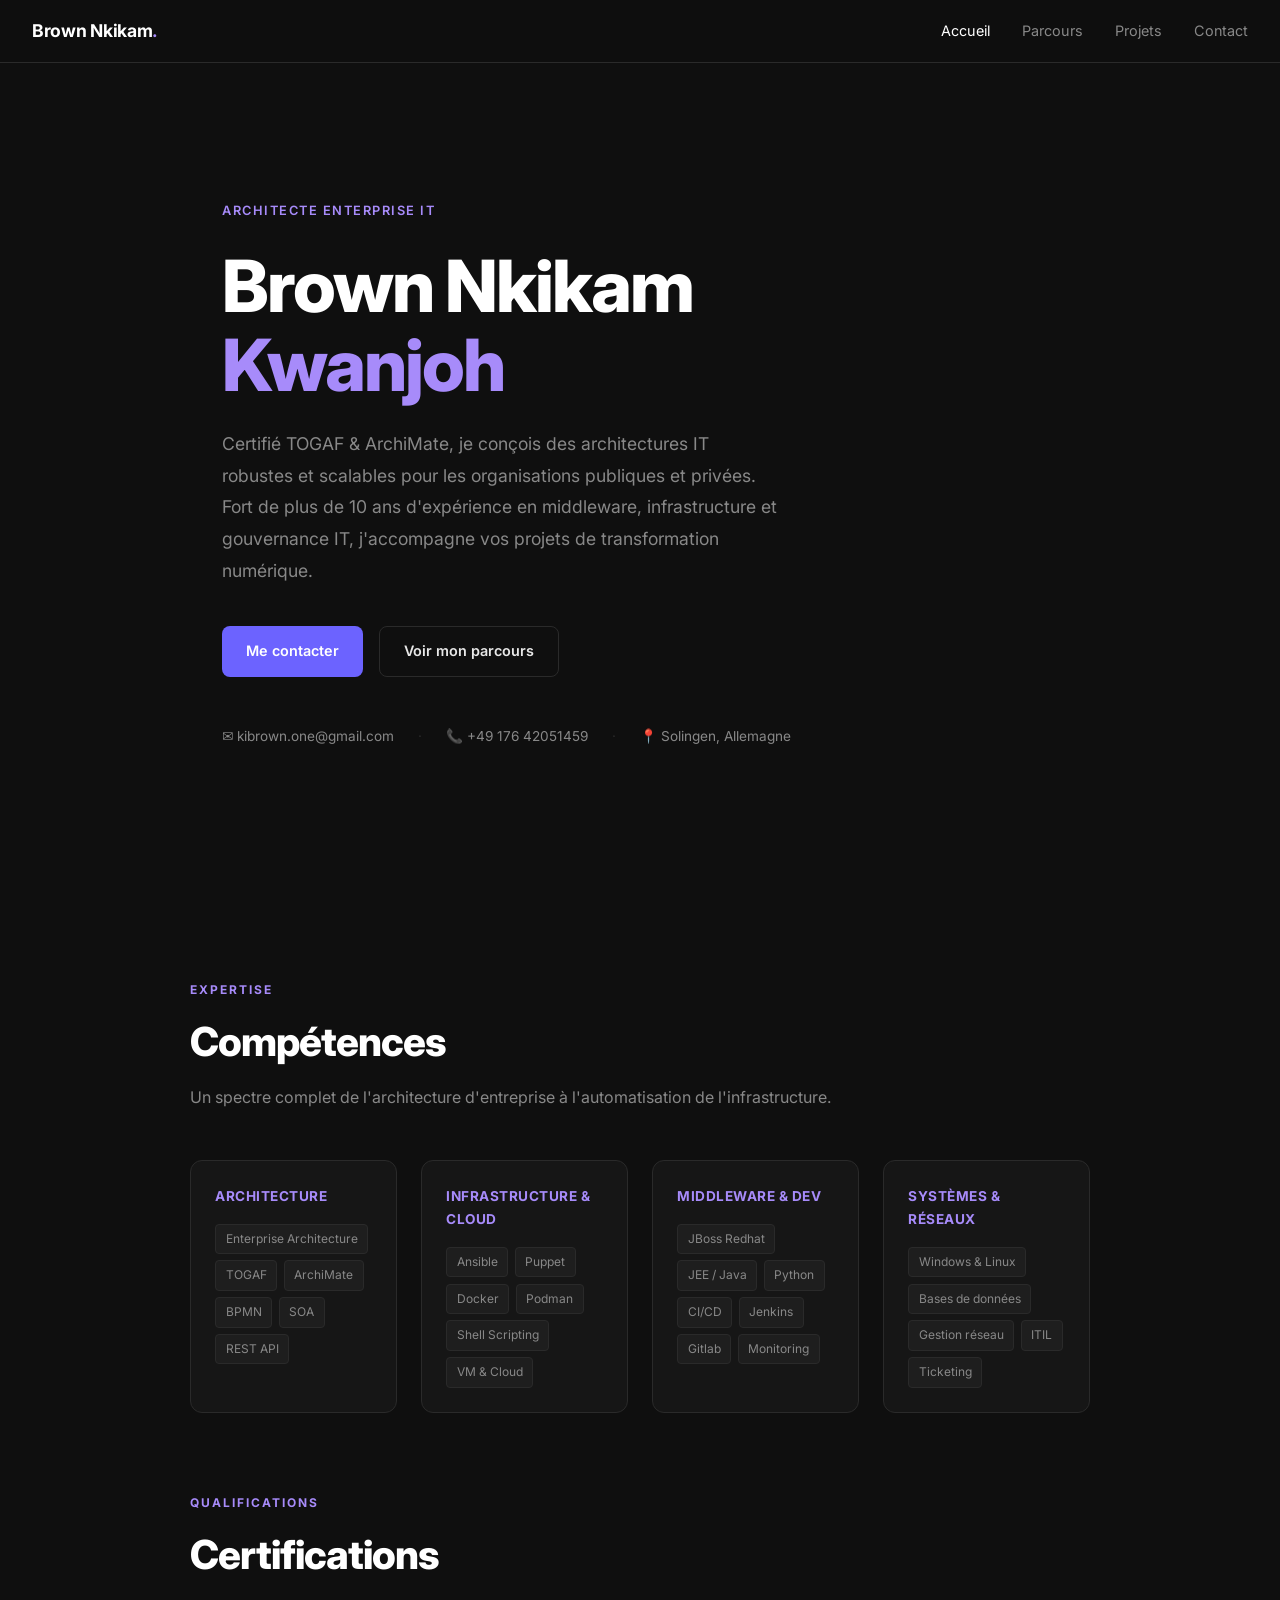
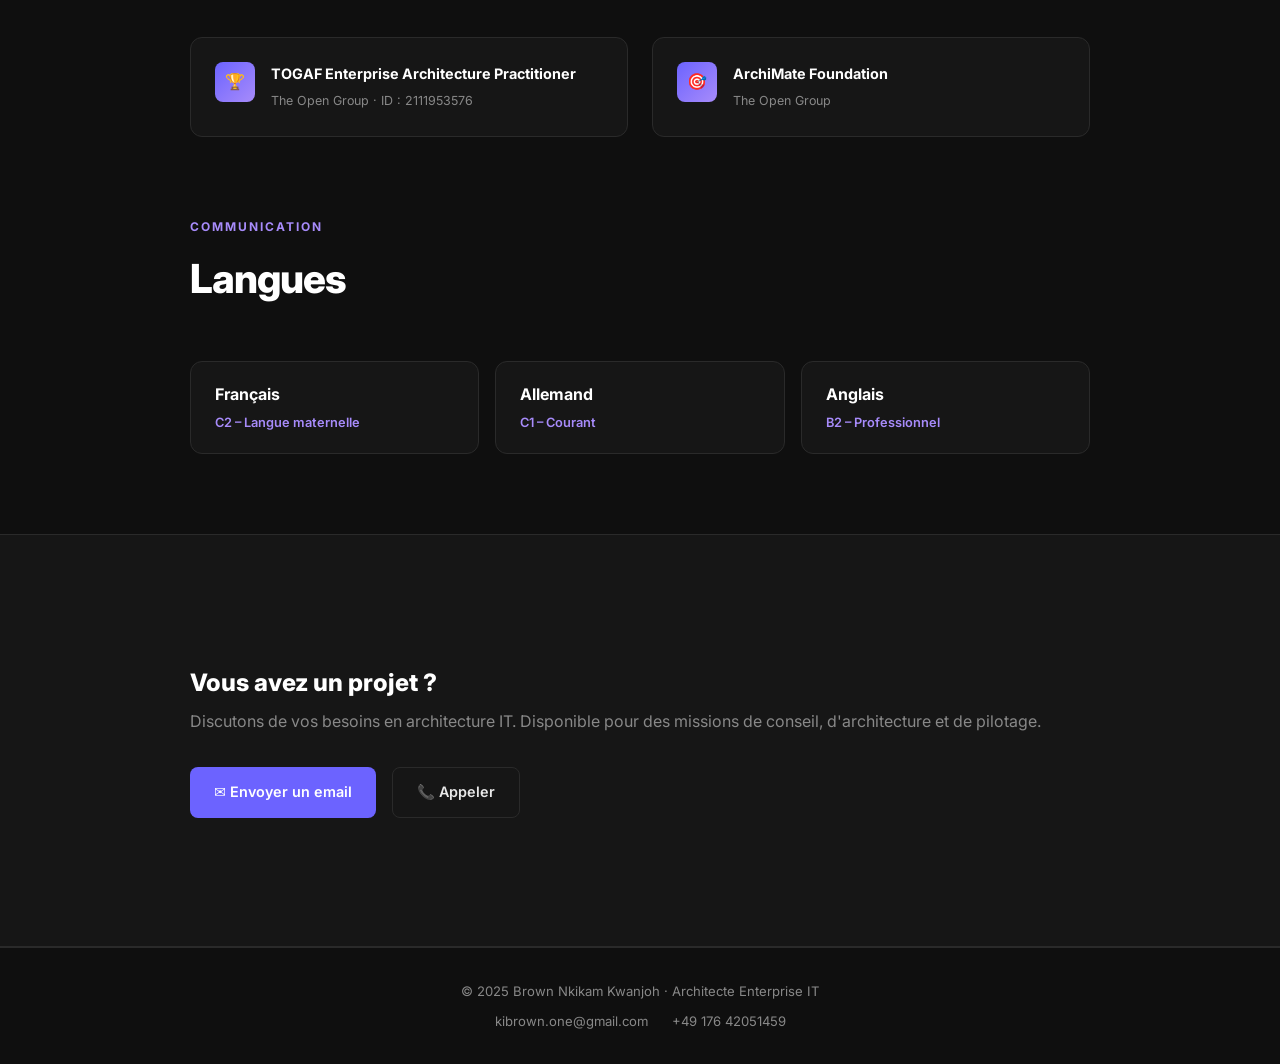
<file: index.html>
<!DOCTYPE html>
<html lang="fr">
<head>
  <meta charset="UTF-8" />
  <meta name="viewport" content="width=device-width, initial-scale=1.0" />
  <title>Brown Nkikam Kwanjoh – Architecte Enterprise IT</title>
  <meta name="description" content="Architecte Enterprise IT certifié TOGAF & ArchiMate. Expert en architecture de systèmes, middleware JEE et infrastructure as code." />
  <meta property="og:title" content="Brown Nkikam Kwanjoh – Architecte Enterprise IT" />
  <meta property="og:description" content="Certifié TOGAF & ArchiMate, je conçois des architectures IT robustes et scalables." />
  <meta property="og:type" content="website" />
  <link rel="preconnect" href="https://fonts.googleapis.com" />
  <link rel="preconnect" href="https://fonts.gstatic.com" crossorigin />
  <link href="https://fonts.googleapis.com/css2?family=Inter:wght@400;500;600;700;800&display=swap" rel="stylesheet" />
  <link rel="stylesheet" href="css/style.css" />
</head>
<body>

<!-- ===========================
     NAVIGATION
=========================== -->
<nav>
  <a class="nav-logo" data-path="/" href="/">Brown Nkikam<span>.</span></a>
  <ul class="nav-links">
    <li><a data-path="/" href="/">Accueil</a></li>
    <li><a data-path="/resume" href="/resume">Parcours</a></li>
    <li><a data-path="/projects" href="/projects">Projets</a></li>
    <li><a data-path="/contact" href="/contact">Contact</a></li>
  </ul>
  <button class="nav-toggle" aria-label="Menu">
    <span></span><span></span><span></span>
  </button>
</nav>

<!-- ===========================
     PAGE : ACCUEIL
=========================== -->
<div id="page-home" class="page">

  <div class="hero">
    <span class="hero-tag">Architecte Enterprise IT</span>
    <h1>Brown Nkikam <span class="line2">Kwanjoh</span></h1>
    <p>Certifié TOGAF & ArchiMate, je conçois des architectures IT robustes et scalables pour les organisations publiques et privées. Fort de plus de 10 ans d'expérience en middleware, infrastructure et gouvernance IT, j'accompagne vos projets de transformation numérique.</p>
    <div class="hero-actions">
      <a class="btn btn-primary" data-path="/contact" href="/contact">Me contacter</a>
      <a class="btn btn-outline" data-path="/resume" href="/resume">Voir mon parcours</a>
    </div>
    <div class="hero-contact">
      <a href="mailto:kibrown.one@gmail.com">✉ kibrown.one@gmail.com</a>
      <span class="dot">·</span>
      <a href="tel:+4917642051459">📞 +49 176 42051459</a>
      <span class="dot">·</span>
      <span>📍 Solingen, Allemagne</span>
    </div>
  </div>

  <!-- Compétences -->
  <section>
    <div class="section-inner">
      <div class="section-header">
        <p class="section-label">Expertise</p>
        <h2>Compétences</h2>
        <p style="color:var(--text-muted);margin-top:0.5rem;">Un spectre complet de l'architecture d'entreprise à l'automatisation de l'infrastructure.</p>
      </div>
      <div class="skills-grid">
        <div class="skill-card">
          <h3>Architecture</h3>
          <div class="tags">
            <span class="tag">Enterprise Architecture</span>
            <span class="tag">TOGAF</span>
            <span class="tag">ArchiMate</span>
            <span class="tag">BPMN</span>
            <span class="tag">SOA</span>
            <span class="tag">REST API</span>
          </div>
        </div>
        <div class="skill-card">
          <h3>Infrastructure & Cloud</h3>
          <div class="tags">
            <span class="tag">Ansible</span>
            <span class="tag">Puppet</span>
            <span class="tag">Docker</span>
            <span class="tag">Podman</span>
            <span class="tag">Shell Scripting</span>
            <span class="tag">VM & Cloud</span>
          </div>
        </div>
        <div class="skill-card">
          <h3>Middleware & Dev</h3>
          <div class="tags">
            <span class="tag">JBoss Redhat</span>
            <span class="tag">JEE / Java</span>
            <span class="tag">Python</span>
            <span class="tag">CI/CD</span>
            <span class="tag">Jenkins</span>
            <span class="tag">Gitlab</span>
            <span class="tag">Monitoring</span>
          </div>
        </div>
        <div class="skill-card">
          <h3>Systèmes & Réseaux</h3>
          <div class="tags">
            <span class="tag">Windows & Linux</span>
            <span class="tag">Bases de données</span>
            <span class="tag">Gestion réseau</span>
            <span class="tag">ITIL</span>
            <span class="tag">Ticketing</span>
          </div>
        </div>
      </div>
    </div>
  </section>

  <!-- Certifications -->
  <section style="padding-top:0;">
    <div class="section-inner">
      <div class="section-header">
        <p class="section-label">Qualifications</p>
        <h2>Certifications</h2>
      </div>
      <div class="certs-grid">
        <div class="cert-card">
          <div class="cert-icon">🏆</div>
          <div class="cert-info">
            <h4>TOGAF Enterprise Architecture Practitioner</h4>
            <p>The Open Group · ID : 2111953576</p>
          </div>
        </div>
        <div class="cert-card">
          <div class="cert-icon">🎯</div>
          <div class="cert-info">
            <h4>ArchiMate Foundation</h4>
            <p>The Open Group</p>
          </div>
        </div>
      </div>
    </div>
  </section>

  <!-- Langues -->
  <section style="padding-top:0;">
    <div class="section-inner">
      <div class="section-header">
        <p class="section-label">Communication</p>
        <h2>Langues</h2>
      </div>
      <div class="lang-grid">
        <div class="lang-card">
          <h4>Français</h4>
          <p>C2 – Langue maternelle</p>
        </div>
        <div class="lang-card">
          <h4>Allemand</h4>
          <p>C1 – Courant</p>
        </div>
        <div class="lang-card">
          <h4>Anglais</h4>
          <p>B2 – Professionnel</p>
        </div>
      </div>
    </div>
  </section>

  <!-- CTA -->
  <section class="cta-band">
    <div class="section-inner cta-inner" style="padding:3rem 0;">
      <div>
        <h2>Vous avez un projet ?</h2>
        <p>Discutons de vos besoins en architecture IT. Disponible pour des missions de conseil, d'architecture et de pilotage.</p>
      </div>
      <div class="cta-actions">
        <a class="btn btn-primary" href="mailto:kibrown.one@gmail.com">✉ Envoyer un email</a>
        <a class="btn btn-outline" href="tel:+4917642051459">📞 Appeler</a>
      </div>
    </div>
  </section>

  <footer>
    <p>© 2025 Brown Nkikam Kwanjoh · Architecte Enterprise IT</p>
    <div class="footer-links">
      <a href="mailto:kibrown.one@gmail.com">kibrown.one@gmail.com</a>
      <a href="tel:+4917642051459">+49 176 42051459</a>
    </div>
  </footer>

</div><!-- /page-home -->


<!-- ===========================
     PAGE : PARCOURS
=========================== -->
<div id="page-resume" class="page">

  <div class="resume-hero">
    <div class="resume-hero-inner">
      <p class="section-label">CV</p>
      <h1>Parcours Professionnel</h1>
      <p class="sub">Expériences & Formation</p>
      <div style="margin-top:1.5rem;">
        <h2 style="color:var(--white);font-size:1.3rem;font-weight:800;">Brown Nkikam Kwanjoh</h2>
        <p style="color:var(--accent2);font-size:0.9rem;margin-top:0.25rem;">Architecte Enterprise IT · Certifié TOGAF & ArchiMate</p>
        <p style="color:var(--text-muted);max-width:620px;margin-top:1rem;font-size:0.9rem;">
          Architecte IT certifié TOGAF avec plus de 10 ans d'expérience dans la conception d'architectures système, la gestion de middleware JEE et l'automatisation d'infrastructure. Passionné par la gouvernance IT, l'architecture d'entreprise et la transformation numérique.
        </p>
        <div class="resume-hero-contact">
          <a href="mailto:kibrown.one@gmail.com">✉ kibrown.one@gmail.com</a>
          <a href="tel:+4917642051459">📞 +49 176 42051459</a>
          <span>📍 Solingen, Allemagne</span>
        </div>
      </div>
    </div>
  </div>

  <section>
    <div class="section-inner">

      <!-- Expérience -->
      <div class="section-header">
        <p class="section-label">Carrière</p>
        <h2>Expérience Professionnelle</h2>
      </div>

      <div class="timeline">

        <div class="timeline-item">
          <div class="timeline-left">
            <p class="period">Oct 2025 — Présent</p>
            <p class="org">Statistisches Bundesamt</p>
            <p class="location">Wiesbaden, Allemagne</p>
          </div>
          <div class="timeline-right">
            <h3>IT-Systemarchitekt</h3>
            <p>Conception et documentation des architectures de systèmes IT, analyse des exigences techniques et conseil aux équipes projet dans le cadre de la transformation numérique de l'administration fédérale allemande.</p>
            <ul>
              <li>Participation à l'élaboration d'architectures système et à l'esquisse de solutions techniques</li>
              <li>Analyse des exigences techniques et conception de solutions adaptées</li>
              <li>Développement des lignes directrices d'architecture et maintenance de la documentation</li>
              <li>Conseil et accompagnement des équipes projet</li>
              <li>Responsabilité du projet CMDB du Statistisches Bundesamt</li>
              <li>Documentation des architectures système et infrastructures IT</li>
              <li>Veille technologique</li>
              <li><strong>Certifié TOGAF Enterprise Architecture Practitioner</strong> (ID: 2111953576)</li>
              <li><strong>Certifié ArchiMate Foundation</strong></li>
            </ul>
            <div class="tags">
              <span class="tag">Enterprise Architecture</span>
              <span class="tag">TOGAF</span>
              <span class="tag">ArchiMate</span>
              <span class="tag">CMDB</span>
              <span class="tag">IT Governance</span>
              <span class="tag">Documentation</span>
            </div>
          </div>
        </div>

        <div class="timeline-item">
          <div class="timeline-left">
            <p class="period">Nov 2021 — Oct 2025</p>
            <p class="org">ITZ-Bund</p>
            <p class="location">Bonn, Allemagne</p>
          </div>
          <div class="timeline-right">
            <h3>Enterprise Middleware – JBoss Redhat JEE</h3>
            <p>Responsable des environnements JEE JBoss, architecture middleware, automatisation des déploiements et support opérationnel pour le centre informatique fédéral allemand.</p>
            <ul>
              <li>Interlocuteur principal pour les environnements JEE JBoss</li>
              <li>Déploiement, maintenance et supervision des produits middleware</li>
              <li>Architecture des systèmes JEE JBoss Middleware</li>
              <li>Automatisation des tâches opérationnelles (infrastructure VM et Cloud, déploiement)</li>
              <li>Astreintes et intervention sur incidents applicatifs JBoss JVM</li>
              <li>Conception des procédures de reprise d'activité et scénarios de recovery</li>
              <li>Conseil technique et fonctionnel pour l'exploitation applicative</li>
            </ul>
            <div class="tags">
              <span class="tag">JBoss</span>
              <span class="tag">Redhat</span>
              <span class="tag">JEE</span>
              <span class="tag">Java</span>
              <span class="tag">Ansible</span>
              <span class="tag">Docker</span>
              <span class="tag">CI/CD</span>
              <span class="tag">Jenkins</span>
              <span class="tag">Monitoring</span>
            </div>
          </div>
        </div>

        <div class="timeline-item">
          <div class="timeline-left">
            <p class="period">Mai 2019 — Avr 2021</p>
            <p class="org">Risk-Consulting Prof. Dr. Weyer</p>
            <p class="location">Cologne, Allemagne</p>
          </div>
          <div class="timeline-right">
            <h3>IT Assistant (Étudiant)</h3>
            <p>Support et administration des systèmes Windows internes, installation et mise à jour des systèmes d'exploitation, provisionnement logiciel.</p>
            <ul>
              <li>Administration des systèmes Windows desktop internes</li>
              <li>Installation et mise à niveau des systèmes d'exploitation</li>
              <li>Provisionnement logiciel via ACMP</li>
              <li>Support de premier niveau</li>
            </ul>
            <div class="tags">
              <span class="tag">Windows</span>
              <span class="tag">ACMP</span>
              <span class="tag">Support IT</span>
              <span class="tag">Administration système</span>
            </div>
          </div>
        </div>

        <div class="timeline-item">
          <div class="timeline-left">
            <p class="period">Avr 2019 — Juin 2020</p>
            <p class="org">Syngenio AG</p>
            <p class="location">Bonn, Allemagne</p>
          </div>
          <div class="timeline-right">
            <h3>IT Support (Étudiant)</h3>
            <p>Support utilisateurs, gestion de l'infrastructure IT et administration des serveurs Linux et Windows.</p>
            <ul>
              <li>Assistance aux utilisateurs (troubleshooting)</li>
              <li>Gestion de l'infrastructure IT (imprimantes, scanners)</li>
              <li>Gestion des utilisateurs (Active Directory, Confluence, Jira, Gitlab)</li>
              <li>Administration de serveurs Linux et Windows</li>
              <li>Gestion des incidents : système de tickets (Mantis, OTRS)</li>
            </ul>
            <div class="tags">
              <span class="tag">Linux</span>
              <span class="tag">Windows</span>
              <span class="tag">Active Directory</span>
              <span class="tag">Jira</span>
              <span class="tag">Gitlab</span>
              <span class="tag">ITSM</span>
            </div>
          </div>
        </div>

      </div><!-- /timeline -->

      <!-- Formation -->
      <div class="section-header" style="margin-top:4rem;">
        <p class="section-label">Académique</p>
        <h2>Formation</h2>
      </div>

      <div class="timeline">

        <div class="timeline-item">
          <div class="timeline-left">
            <p class="period">Sept 2018 — Déc 2021</p>
            <p class="org">Hochschule Bonn-Rhein-Sieg</p>
            <p class="location">Sankt Augustin, Allemagne</p>
          </div>
          <div class="timeline-right">
            <h3>Master Wirtschaftsinformatik (Informatique de Gestion)</h3>
            <p>Mémoire de master : <em>Extension d'un logiciel BPMN avec de nouvelles notations</em></p>
            <p>Formation approfondie en architecture des systèmes d'information, modélisation des processus métier et gouvernance IT.</p>
            <div class="tags">
              <span class="tag">BPMN</span>
              <span class="tag">Enterprise Architecture</span>
              <span class="tag">Systèmes d'information</span>
              <span class="tag">Java</span>
            </div>
          </div>
        </div>

        <div class="timeline-item">
          <div class="timeline-left">
            <p class="period">Sept 2009 — Fév 2013</p>
            <p class="org">Université Fotso Victor</p>
            <p class="location">Bandjoun, Cameroun</p>
          </div>
          <div class="timeline-right">
            <h3>Bachelor Informatique</h3>
            <p>Mémoire de bachelor : <em>Développement d'une application de livestreaming web</em></p>
            <p>Formation fondamentale en développement logiciel, réseaux informatiques et bases de données.</p>
            <div class="tags">
              <span class="tag">Informatique</span>
              <span class="tag">Développement Web</span>
              <span class="tag">Bases de données</span>
              <span class="tag">Réseaux</span>
            </div>
          </div>
        </div>

      </div><!-- /timeline formation -->

      <!-- Certifications -->
      <div class="section-header" style="margin-top:4rem;">
        <p class="section-label">Qualifications</p>
        <h2>Certifications</h2>
      </div>
      <div class="certs-grid">
        <div class="cert-card">
          <div class="cert-icon">🏆</div>
          <div class="cert-info">
            <h4>TOGAF Enterprise Architecture Practitioner</h4>
            <p>The Open Group · ID : 2111953576</p>
          </div>
        </div>
        <div class="cert-card">
          <div class="cert-icon">🎯</div>
          <div class="cert-info">
            <h4>ArchiMate Foundation</h4>
            <p>The Open Group</p>
          </div>
        </div>
      </div>

    </div>
  </section>

  <footer>
    <p>© 2025 Brown Nkikam Kwanjoh · Architecte Enterprise IT</p>
    <div class="footer-links">
      <a href="mailto:kibrown.one@gmail.com">kibrown.one@gmail.com</a>
      <a href="tel:+4917642051459">+49 176 42051459</a>
    </div>
  </footer>

</div><!-- /page-resume -->


<!-- ===========================
     PAGE : PROJETS
=========================== -->
<div id="page-projects" class="page">

  <div class="resume-hero">
    <div class="resume-hero-inner">
      <p class="section-label">Portfolio</p>
      <h1>Projets</h1>
      <p style="color:var(--text-muted);margin-top:0.75rem;">Une sélection de projets d'architecture IT réalisés en mission.</p>
    </div>
  </div>

  <section>
    <div class="section-inner">

      <div class="projects-grid">

        <div class="project-card">
          <h3>CMDB – Statistisches Bundesamt</h3>
          <p>Responsabilité du projet de Configuration Management Database (CMDB) pour l'office fédéral des statistiques. Cartographie et gouvernance de toute l'infrastructure IT.</p>
          <div class="tags">
            <span class="tag">CMDB</span>
            <span class="tag">IT Governance</span>
            <span class="tag">TOGAF</span>
            <span class="tag">Enterprise Architecture</span>
            <span class="tag">Documentation</span>
          </div>
        </div>

        <div class="project-card">
          <h3>Architecture Middleware JBoss – ITZ-Bund</h3>
          <p>Conception et mise en œuvre de l'architecture JEE JBoss Middleware pour le centre informatique fédéral allemand. Automatisation complète du déploiement et des opérations.</p>
          <div class="tags">
            <span class="tag">JBoss</span>
            <span class="tag">JEE</span>
            <span class="tag">Redhat</span>
            <span class="tag">Ansible</span>
            <span class="tag">Docker</span>
            <span class="tag">CI/CD</span>
            <span class="tag">Java</span>
          </div>
        </div>

        <div class="project-card">
          <h3>Automatisation Infrastructure Cloud & VM</h3>
          <p>Mise en place de pipelines d'infrastructure as code pour le provisionnement automatisé de machines virtuelles et de conteneurs dans des environnements cloud hybrides.</p>
          <div class="tags">
            <span class="tag">Ansible</span>
            <span class="tag">Puppet</span>
            <span class="tag">Docker</span>
            <span class="tag">Podman</span>
            <span class="tag">Shell</span>
            <span class="tag">CI/CD</span>
            <span class="tag">Jenkins</span>
            <span class="tag">Gitlab</span>
          </div>
        </div>

      </div>

      <!-- Services -->
      <div class="section-header" style="margin-top:4rem;">
        <p class="section-label">Offre</p>
        <h2>Services proposés</h2>
      </div>

      <div class="services-grid">
        <div class="service-card">
          <div class="icon">🏛️</div>
          <h3>Architecture d'entreprise</h3>
          <p>Conception d'architectures TOGAF/ArchiMate, modélisation des processus BPMN et gouvernance IT.</p>
        </div>
        <div class="service-card">
          <div class="icon">⚙️</div>
          <h3>Infrastructure & DevOps</h3>
          <p>Automatisation avec Ansible/Docker, pipelines CI/CD, gestion de configuration et monitoring.</p>
        </div>
        <div class="service-card">
          <div class="icon">🔍</div>
          <h3>Conseil & Audit IT</h3>
          <p>Audit d'architecture existante, analyse des exigences techniques et recommandations stratégiques.</p>
        </div>
      </div>

    </div>
  </section>

  <footer>
    <p>© 2025 Brown Nkikam Kwanjoh · Architecte Enterprise IT</p>
    <div class="footer-links">
      <a href="mailto:kibrown.one@gmail.com">kibrown.one@gmail.com</a>
      <a href="tel:+4917642051459">+49 176 42051459</a>
    </div>
  </footer>

</div><!-- /page-projects -->


<!-- ===========================
     PAGE : CONTACT
=========================== -->
<div id="page-contact" class="page">

  <div class="resume-hero">
    <div class="resume-hero-inner">
      <p class="section-label">Contact</p>
      <h1>Travaillons ensemble</h1>
      <p style="color:var(--text-muted);margin-top:0.75rem;max-width:480px;">Disponible pour des missions de conseil, d'architecture et de pilotage de projets IT. N'hésitez pas à me contacter.</p>
    </div>
  </div>

  <section>
    <div class="section-inner">
      <div class="contact-grid">

        <!-- Infos -->
        <div class="contact-info">
          <h2>Coordonnées</h2>
          <p>Je réponds généralement dans les 24h.</p>
          <div class="contact-items">
            <div class="contact-item">
              <span class="ci-icon">✉️</span>
              <div>
                <p class="ci-label">Email</p>
                <p class="ci-value"><a href="mailto:kibrown.one@gmail.com">kibrown.one@gmail.com</a></p>
              </div>
            </div>
            <div class="contact-item">
              <span class="ci-icon">📞</span>
              <div>
                <p class="ci-label">Téléphone</p>
                <p class="ci-value"><a href="tel:+4917642051459">+49 176 42051459</a></p>
              </div>
            </div>
            <div class="contact-item">
              <span class="ci-icon">📍</span>
              <div>
                <p class="ci-label">Localisation</p>
                <p class="ci-value">Solingen, Allemagne</p>
              </div>
            </div>
          </div>
        </div>

        <!-- Formulaire -->
        <div class="contact-form-box">
          <h3>Envoyer un message</h3>
          <form id="contact-form" action="mailto:kibrown.one@gmail.com" method="post" enctype="text/plain">
            <div class="form-group">
              <label for="name">Nom complet</label>
              <input type="text" id="name" name="name" placeholder="Jean Dupont" required />
            </div>
            <div class="form-group">
              <label for="email">Email</label>
              <input type="email" id="email" name="email" placeholder="jean@example.com" required />
            </div>
            <div class="form-group">
              <label for="subject">Sujet</label>
              <select id="subject" name="subject">
                <option value="">Sélectionner...</option>
                <option value="conseil">Mission de conseil</option>
                <option value="architecture">Architecture d'entreprise</option>
                <option value="devops">Infrastructure & DevOps</option>
                <option value="audit">Audit IT</option>
                <option value="autre">Autre</option>
              </select>
            </div>
            <div class="form-group">
              <label for="message">Message</label>
              <textarea id="message" name="message" placeholder="Décrivez votre projet ou votre besoin..." required></textarea>
            </div>
            <button type="submit" class="btn btn-primary" style="width:100%;justify-content:center;">
              Envoyer le message
            </button>
          </form>
          <div id="form-success" class="form-success">
            ✅ Message envoyé avec succès ! Je vous répondrai dans les 24h.
          </div>
        </div>

      </div>
    </div>
  </section>

  <footer>
    <p>© 2025 Brown Nkikam Kwanjoh · Architecte Enterprise IT</p>
    <div class="footer-links">
      <a href="mailto:kibrown.one@gmail.com">kibrown.one@gmail.com</a>
      <a href="tel:+4917642051459">+49 176 42051459</a>
    </div>
  </footer>

</div><!-- /page-contact -->

<script src="js/app.js"></script>
</body>
</html>
</file>
<file: css/style.css>
/* ===========================
   RESET & BASE
=========================== */
*, *::before, *::after { box-sizing: border-box; margin: 0; padding: 0; }

:root {
  --bg: #0f0f0f;
  --bg2: #161616;
  --bg3: #1e1e1e;
  --border: #2a2a2a;
  --text: #e8e8e8;
  --text-muted: #888;
  --accent: #6c63ff;
  --accent2: #a78bfa;
  --white: #fff;
  --radius: 12px;
  --font: 'Inter', system-ui, sans-serif;
}

html { scroll-behavior: smooth; }

body {
  font-family: var(--font);
  background: var(--bg);
  color: var(--text);
  line-height: 1.7;
  font-size: 16px;
}

a { color: inherit; text-decoration: none; }
img { max-width: 100%; }

/* ===========================
   NAV
=========================== */
nav {
  position: fixed; top: 0; left: 0; right: 0; z-index: 100;
  display: flex; align-items: center; justify-content: space-between;
  padding: 1rem 2rem;
  background: rgba(15,15,15,0.85);
  backdrop-filter: blur(12px);
  border-bottom: 1px solid var(--border);
}

.nav-logo {
  font-size: 1.1rem; font-weight: 700; color: var(--white);
  letter-spacing: -0.3px;
}
.nav-logo span { color: var(--accent2); }

.nav-links { display: flex; gap: 2rem; list-style: none; }

.nav-links a {
  font-size: 0.9rem; color: var(--text-muted);
  transition: color 0.2s;
}
.nav-links a:hover, .nav-links a.active { color: var(--white); }

.nav-toggle { display: none; background: none; border: none; cursor: pointer; }
.nav-toggle span {
  display: block; width: 22px; height: 2px;
  background: var(--text); margin: 5px 0; transition: 0.3s;
}

/* ===========================
   HERO
=========================== */
.hero {
  min-height: 100vh;
  display: flex; flex-direction: column; justify-content: center;
  padding: 7rem 2rem 4rem;
  max-width: 900px; margin: 0 auto;
}

.hero-tag {
  display: inline-block;
  font-size: 0.8rem; font-weight: 600; letter-spacing: 1.5px;
  text-transform: uppercase; color: var(--accent2);
  margin-bottom: 1.5rem;
}

.hero h1 {
  font-size: clamp(2.5rem, 6vw, 4.5rem);
  font-weight: 800; line-height: 1.1;
  color: var(--white); letter-spacing: -2px;
  margin-bottom: 1.5rem;
}

.hero h1 .line2 { color: var(--accent2); display: block; }

.hero p {
  font-size: 1.1rem; color: var(--text-muted);
  max-width: 560px; margin-bottom: 2.5rem; line-height: 1.8;
}

.hero-actions { display: flex; gap: 1rem; flex-wrap: wrap; margin-bottom: 3rem; }

.btn {
  display: inline-flex; align-items: center; gap: 0.5rem;
  padding: 0.75rem 1.5rem; border-radius: 8px;
  font-size: 0.9rem; font-weight: 600; cursor: pointer;
  transition: all 0.2s; border: none;
}

.btn-primary {
  background: var(--accent); color: var(--white);
}
.btn-primary:hover { background: #5a52e0; transform: translateY(-1px); }

.btn-outline {
  background: transparent; color: var(--text);
  border: 1px solid var(--border);
}
.btn-outline:hover { border-color: var(--accent2); color: var(--accent2); }

.hero-contact {
  display: flex; gap: 1.5rem; flex-wrap: wrap;
  font-size: 0.85rem; color: var(--text-muted);
}
.hero-contact a { display: flex; align-items: center; gap: 0.4rem; transition: color 0.2s; }
.hero-contact a:hover { color: var(--accent2); }
.hero-contact .dot { color: var(--border); }

/* ===========================
   SECTIONS
=========================== */
section { padding: 5rem 2rem; }
.section-inner { max-width: 900px; margin: 0 auto; }

.section-header { margin-bottom: 3rem; }
.section-label {
  font-size: 0.75rem; font-weight: 700; letter-spacing: 2px;
  text-transform: uppercase; color: var(--accent2); margin-bottom: 0.5rem;
}
.section-header h2 {
  font-size: clamp(1.8rem, 4vw, 2.5rem);
  font-weight: 800; color: var(--white); letter-spacing: -1px;
}

/* ===========================
   SKILLS GRID
=========================== */
.skills-grid {
  display: grid; grid-template-columns: repeat(auto-fit, minmax(200px, 1fr));
  gap: 1.5rem;
}

.skill-card {
  background: var(--bg2); border: 1px solid var(--border);
  border-radius: var(--radius); padding: 1.5rem;
  transition: border-color 0.2s;
}
.skill-card:hover { border-color: var(--accent); }

.skill-card h3 {
  font-size: 0.85rem; font-weight: 700; color: var(--accent2);
  margin-bottom: 1rem; text-transform: uppercase; letter-spacing: 0.5px;
}

.tags { display: flex; flex-wrap: wrap; gap: 0.4rem; }
.tag {
  background: var(--bg3); border: 1px solid var(--border);
  color: var(--text-muted); font-size: 0.75rem;
  padding: 0.25rem 0.6rem; border-radius: 4px;
}

/* ===========================
   CERTIFICATIONS
=========================== */
.certs-grid { display: grid; grid-template-columns: repeat(auto-fit, minmax(250px, 1fr)); gap: 1.5rem; }

.cert-card {
  background: var(--bg2); border: 1px solid var(--border);
  border-radius: var(--radius); padding: 1.5rem;
  display: flex; gap: 1rem; align-items: flex-start;
}

.cert-icon {
  width: 40px; height: 40px; border-radius: 8px;
  background: linear-gradient(135deg, var(--accent), var(--accent2));
  display: flex; align-items: center; justify-content: center;
  font-size: 1rem; flex-shrink: 0;
}

.cert-info h4 { color: var(--white); font-size: 0.9rem; margin-bottom: 0.25rem; }
.cert-info p { color: var(--text-muted); font-size: 0.78rem; }

/* ===========================
   LANGUAGES
=========================== */
.lang-grid { display: grid; grid-template-columns: repeat(auto-fit, minmax(180px, 1fr)); gap: 1rem; }

.lang-card {
  background: var(--bg2); border: 1px solid var(--border);
  border-radius: var(--radius); padding: 1.2rem 1.5rem;
}
.lang-card h4 { color: var(--white); font-weight: 700; margin-bottom: 0.25rem; }
.lang-card p { color: var(--accent2); font-size: 0.8rem; font-weight: 600; }

/* ===========================
   CTA BAND
=========================== */
.cta-band {
  background: var(--bg2); border-top: 1px solid var(--border); border-bottom: 1px solid var(--border);
}
.cta-inner {
  max-width: 900px; margin: 0 auto;
  display: flex; align-items: center; justify-content: space-between;
  gap: 2rem; flex-wrap: wrap;
}
.cta-inner h2 { font-size: 1.5rem; font-weight: 800; color: var(--white); }
.cta-inner p { color: var(--text-muted); margin-top: 0.25rem; }
.cta-actions { display: flex; gap: 1rem; flex-wrap: wrap; }

/* ===========================
   FOOTER
=========================== */
footer {
  padding: 2rem; text-align: center;
  border-top: 1px solid var(--border);
  color: var(--text-muted); font-size: 0.82rem;
}
footer a { color: var(--text-muted); transition: color 0.2s; }
footer a:hover { color: var(--accent2); }
footer .footer-links { display: flex; justify-content: center; gap: 1.5rem; margin-top: 0.5rem; }

/* ===========================
   RESUME PAGE
=========================== */
.resume-hero {
  padding: 8rem 2rem 3rem;
  background: linear-gradient(180deg, rgba(108,99,255,0.06) 0%, transparent 100%);
}
.resume-hero-inner { max-width: 900px; margin: 0 auto; }
.resume-hero h1 { font-size: clamp(2rem, 5vw, 3rem); font-weight: 800; color: var(--white); letter-spacing: -1px; }
.resume-hero .sub { color: var(--accent2); font-size: 1rem; font-weight: 600; margin-top: 0.25rem; }
.resume-hero p { color: var(--text-muted); max-width: 600px; margin-top: 1rem; }
.resume-hero-contact { display: flex; gap: 1.5rem; flex-wrap: wrap; margin-top: 1rem; font-size: 0.85rem; color: var(--text-muted); }
.resume-hero-contact a { display: flex; align-items: center; gap: 0.4rem; transition: color 0.2s; }
.resume-hero-contact a:hover { color: var(--accent2); }

.timeline { position: relative; }
.timeline-item {
  display: grid; grid-template-columns: 200px 1fr;
  gap: 2rem; padding: 2rem 0;
  border-top: 1px solid var(--border);
}
.timeline-item:first-child { border-top: none; }

.timeline-left .period {
  font-size: 0.78rem; color: var(--text-muted);
  font-weight: 600; text-transform: uppercase; letter-spacing: 0.5px;
}
.timeline-left .org { color: var(--accent2); font-size: 0.85rem; margin-top: 0.25rem; font-weight: 600; }
.timeline-left .location { color: var(--text-muted); font-size: 0.78rem; margin-top: 0.1rem; }

.timeline-right h3 { color: var(--white); font-size: 1.05rem; font-weight: 700; margin-bottom: 0.75rem; }
.timeline-right p { color: var(--text-muted); font-size: 0.9rem; margin-bottom: 1rem; }
.timeline-right ul { padding-left: 1.2rem; color: var(--text-muted); font-size: 0.88rem; }
.timeline-right ul li { margin-bottom: 0.4rem; }
.timeline-right ul li strong { color: var(--accent2); }
.timeline-right .tags { margin-top: 1rem; }

/* ===========================
   PROJECTS PAGE
=========================== */
.projects-grid {
  display: grid; grid-template-columns: repeat(auto-fit, minmax(280px, 1fr));
  gap: 1.5rem;
}

.project-card {
  background: var(--bg2); border: 1px solid var(--border);
  border-radius: var(--radius); padding: 2rem;
  transition: border-color 0.2s, transform 0.2s;
}
.project-card:hover { border-color: var(--accent); transform: translateY(-3px); }

.project-card h3 { color: var(--white); font-size: 1rem; font-weight: 700; margin-bottom: 0.75rem; }
.project-card p { color: var(--text-muted); font-size: 0.88rem; margin-bottom: 1.25rem; }

.services-grid {
  display: grid; grid-template-columns: repeat(auto-fit, minmax(250px, 1fr));
  gap: 1.5rem; margin-top: 2rem;
}

.service-card {
  background: var(--bg2); border: 1px solid var(--border);
  border-radius: var(--radius); padding: 1.5rem;
}
.service-card .icon { font-size: 1.5rem; margin-bottom: 1rem; }
.service-card h3 { color: var(--white); font-size: 0.95rem; font-weight: 700; margin-bottom: 0.5rem; }
.service-card p { color: var(--text-muted); font-size: 0.85rem; }

/* ===========================
   CONTACT PAGE
=========================== */
.contact-grid {
  display: grid; grid-template-columns: 1fr 1fr;
  gap: 3rem; align-items: start;
}

.contact-info h2 { color: var(--white); font-size: 1.5rem; font-weight: 800; margin-bottom: 0.75rem; }
.contact-info p { color: var(--text-muted); margin-bottom: 2rem; }

.contact-items { display: flex; flex-direction: column; gap: 1rem; }
.contact-item {
  display: flex; align-items: center; gap: 1rem;
  background: var(--bg2); border: 1px solid var(--border);
  border-radius: var(--radius); padding: 1rem 1.25rem;
}
.contact-item .ci-icon { font-size: 1.1rem; }
.contact-item .ci-label { font-size: 0.75rem; color: var(--text-muted); font-weight: 600; text-transform: uppercase; letter-spacing: 0.5px; }
.contact-item .ci-value { color: var(--white); font-size: 0.9rem; }
.contact-item a { color: var(--white); transition: color 0.2s; }
.contact-item a:hover { color: var(--accent2); }

.contact-form-box {
  background: var(--bg2); border: 1px solid var(--border);
  border-radius: var(--radius); padding: 2rem;
}
.contact-form-box h3 { color: var(--white); font-size: 1.1rem; font-weight: 700; margin-bottom: 1.5rem; }

.form-group { margin-bottom: 1.25rem; }
.form-group label { display: block; font-size: 0.82rem; color: var(--text-muted); font-weight: 600; margin-bottom: 0.4rem; }
.form-group input, .form-group textarea, .form-group select {
  width: 100%; background: var(--bg3); border: 1px solid var(--border);
  color: var(--text); border-radius: 8px; padding: 0.7rem 1rem;
  font-size: 0.9rem; font-family: var(--font); transition: border-color 0.2s;
  outline: none;
}
.form-group input:focus, .form-group textarea:focus, .form-group select:focus {
  border-color: var(--accent);
}
.form-group textarea { resize: vertical; min-height: 120px; }

.form-success {
  display: none; background: rgba(108,99,255,0.1); border: 1px solid var(--accent);
  border-radius: 8px; padding: 1rem; text-align: center; color: var(--accent2);
  font-size: 0.9rem; margin-top: 1rem;
}

/* ===========================
   PAGE WRAPPER (SPA)
=========================== */
.page { display: none; }
.page.active { display: block; }

/* ===========================
   RESPONSIVE
=========================== */
@media (max-width: 768px) {
  nav { padding: 1rem; }
  .nav-links { display: none; flex-direction: column; position: absolute; top: 60px; left: 0; right: 0; background: var(--bg2); border-bottom: 1px solid var(--border); padding: 1rem 2rem; gap: 1rem; }
  .nav-links.open { display: flex; }
  .nav-toggle { display: block; }

  .timeline-item { grid-template-columns: 1fr; gap: 0.5rem; }
  .contact-grid { grid-template-columns: 1fr; }
  .hero h1 { letter-spacing: -1px; }
}
</file>
